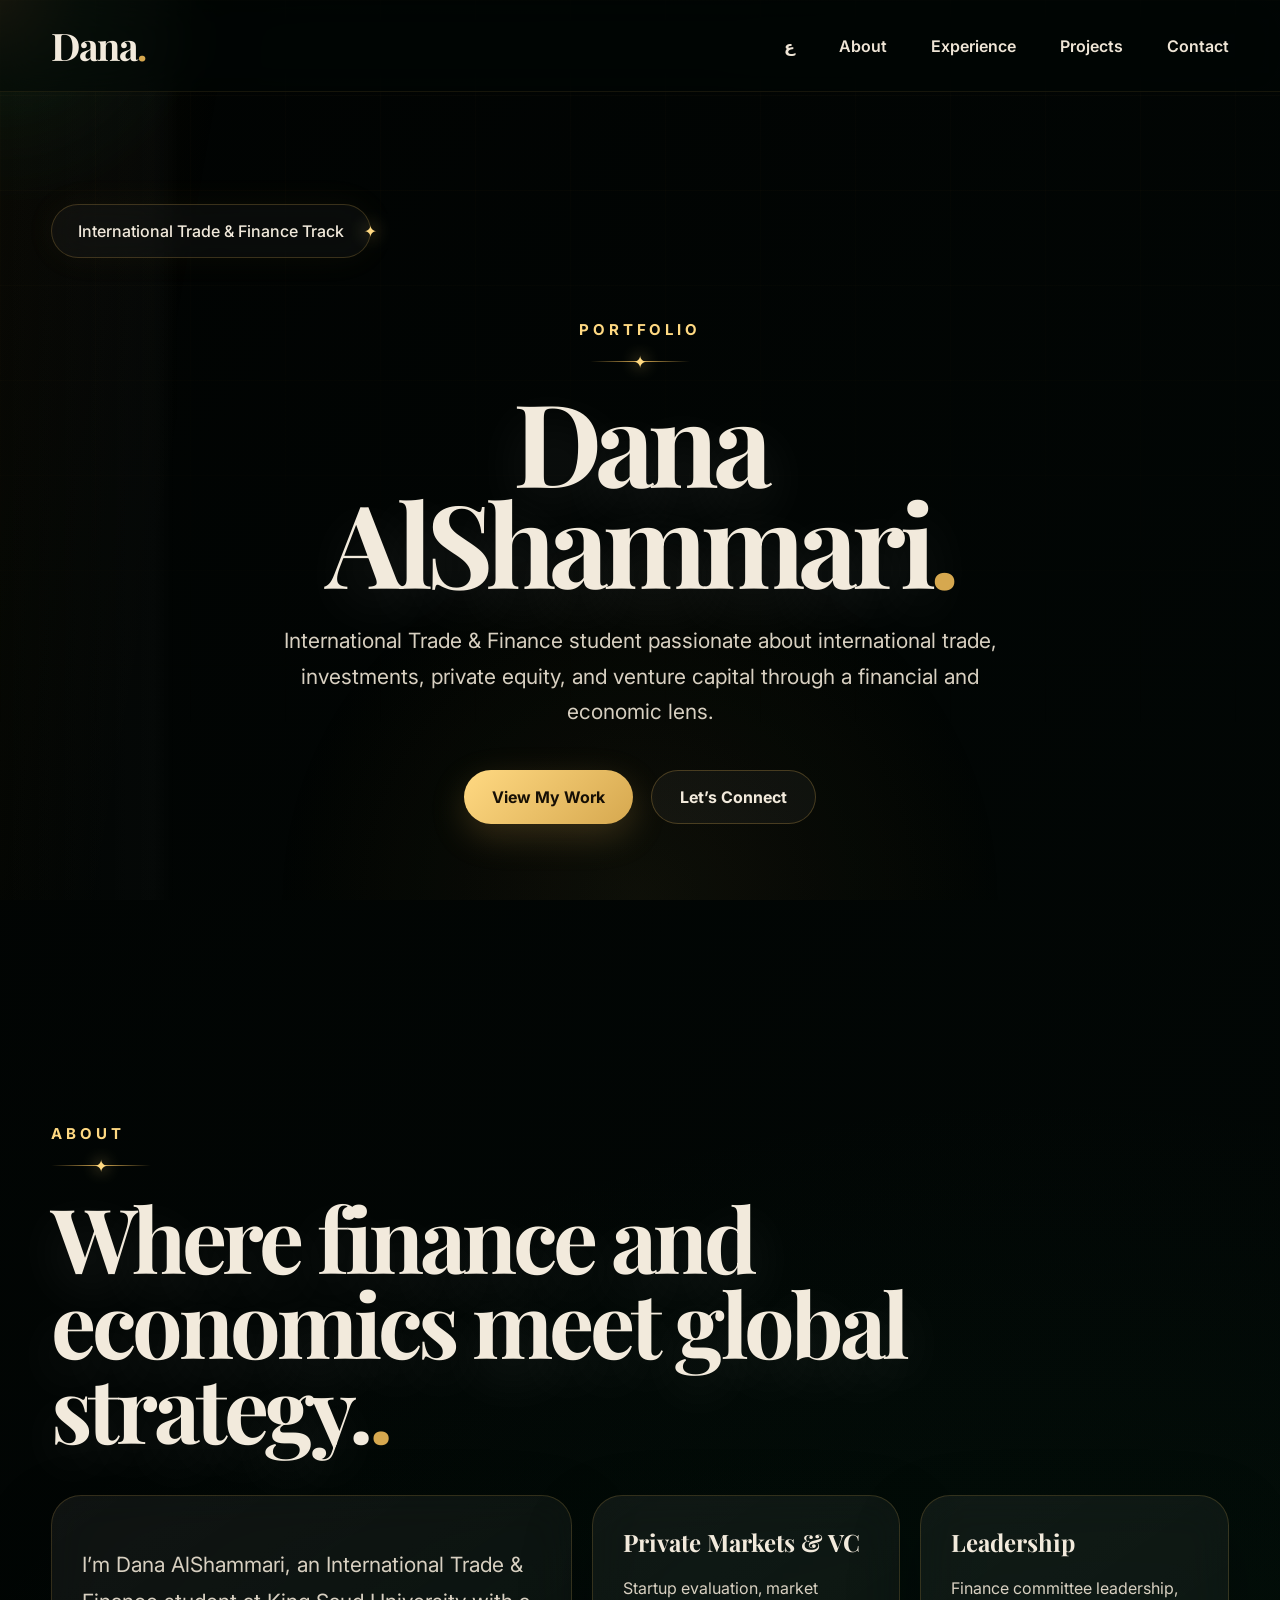
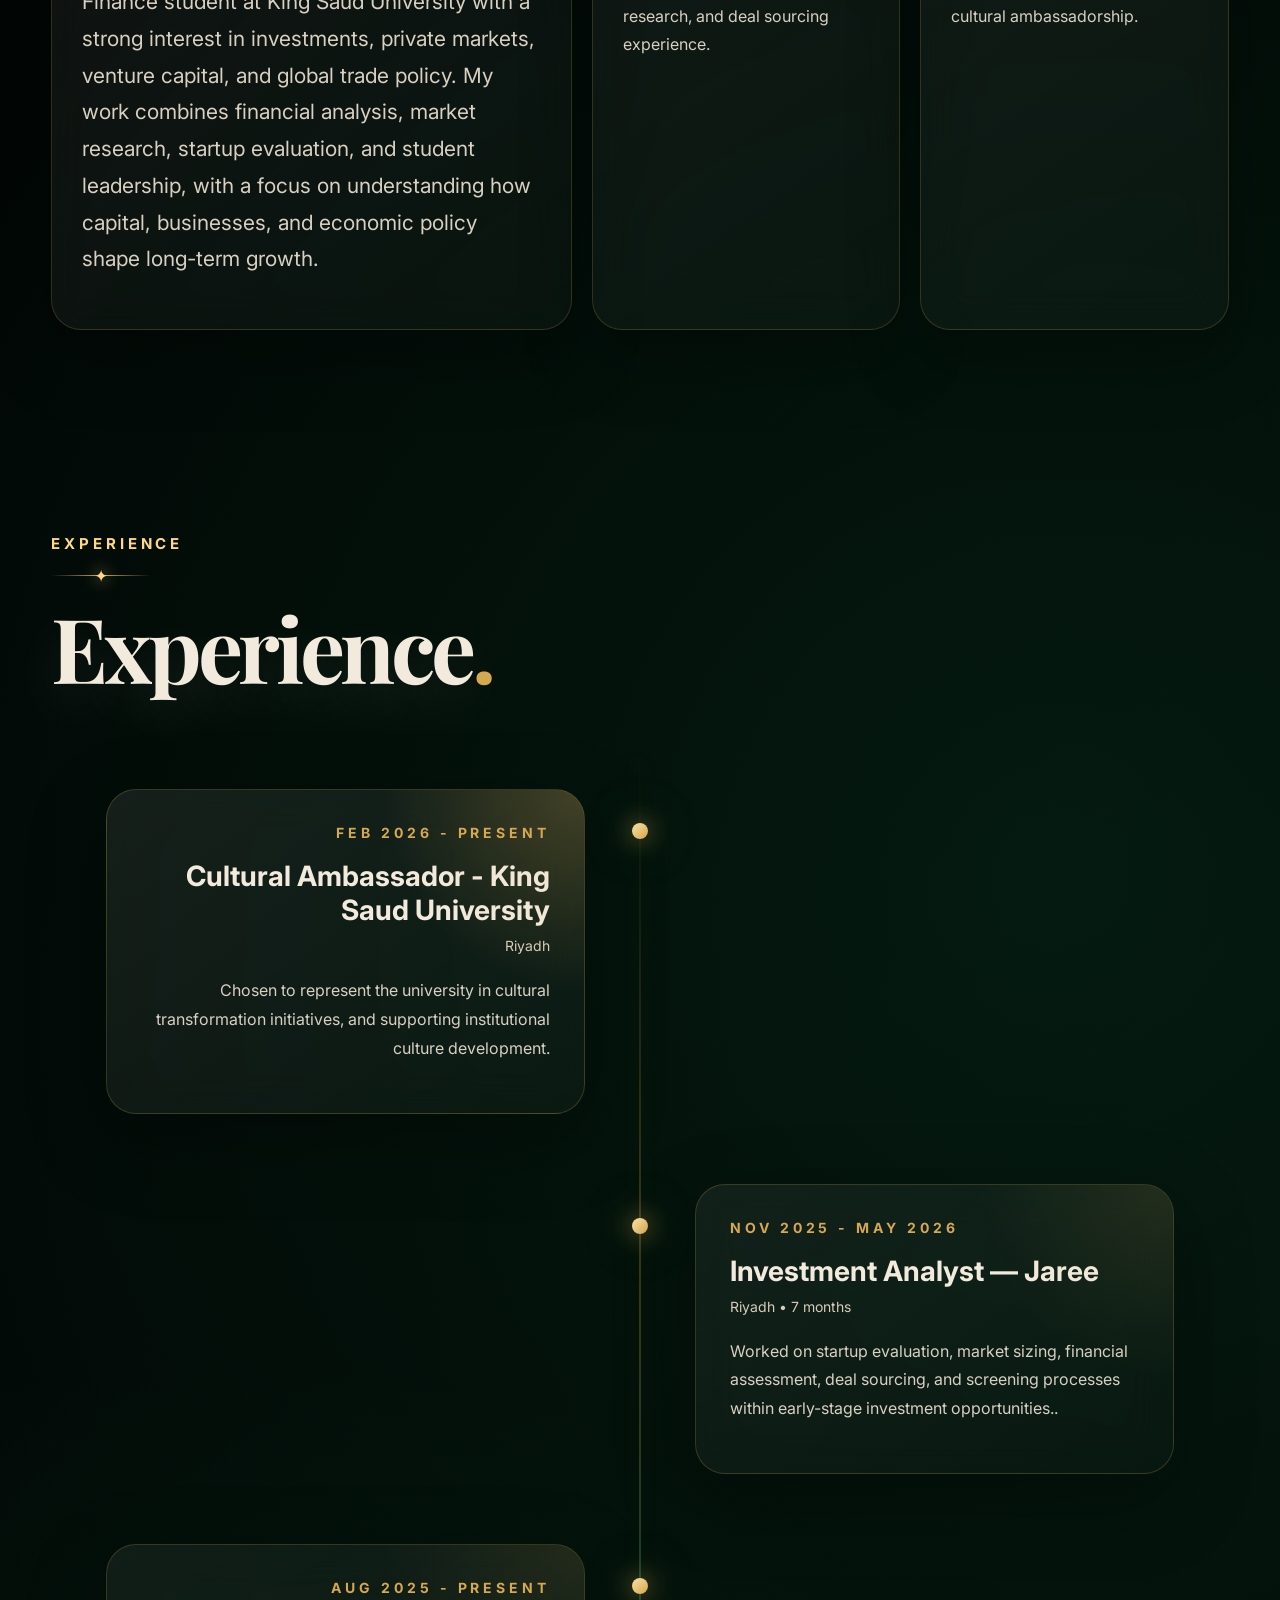
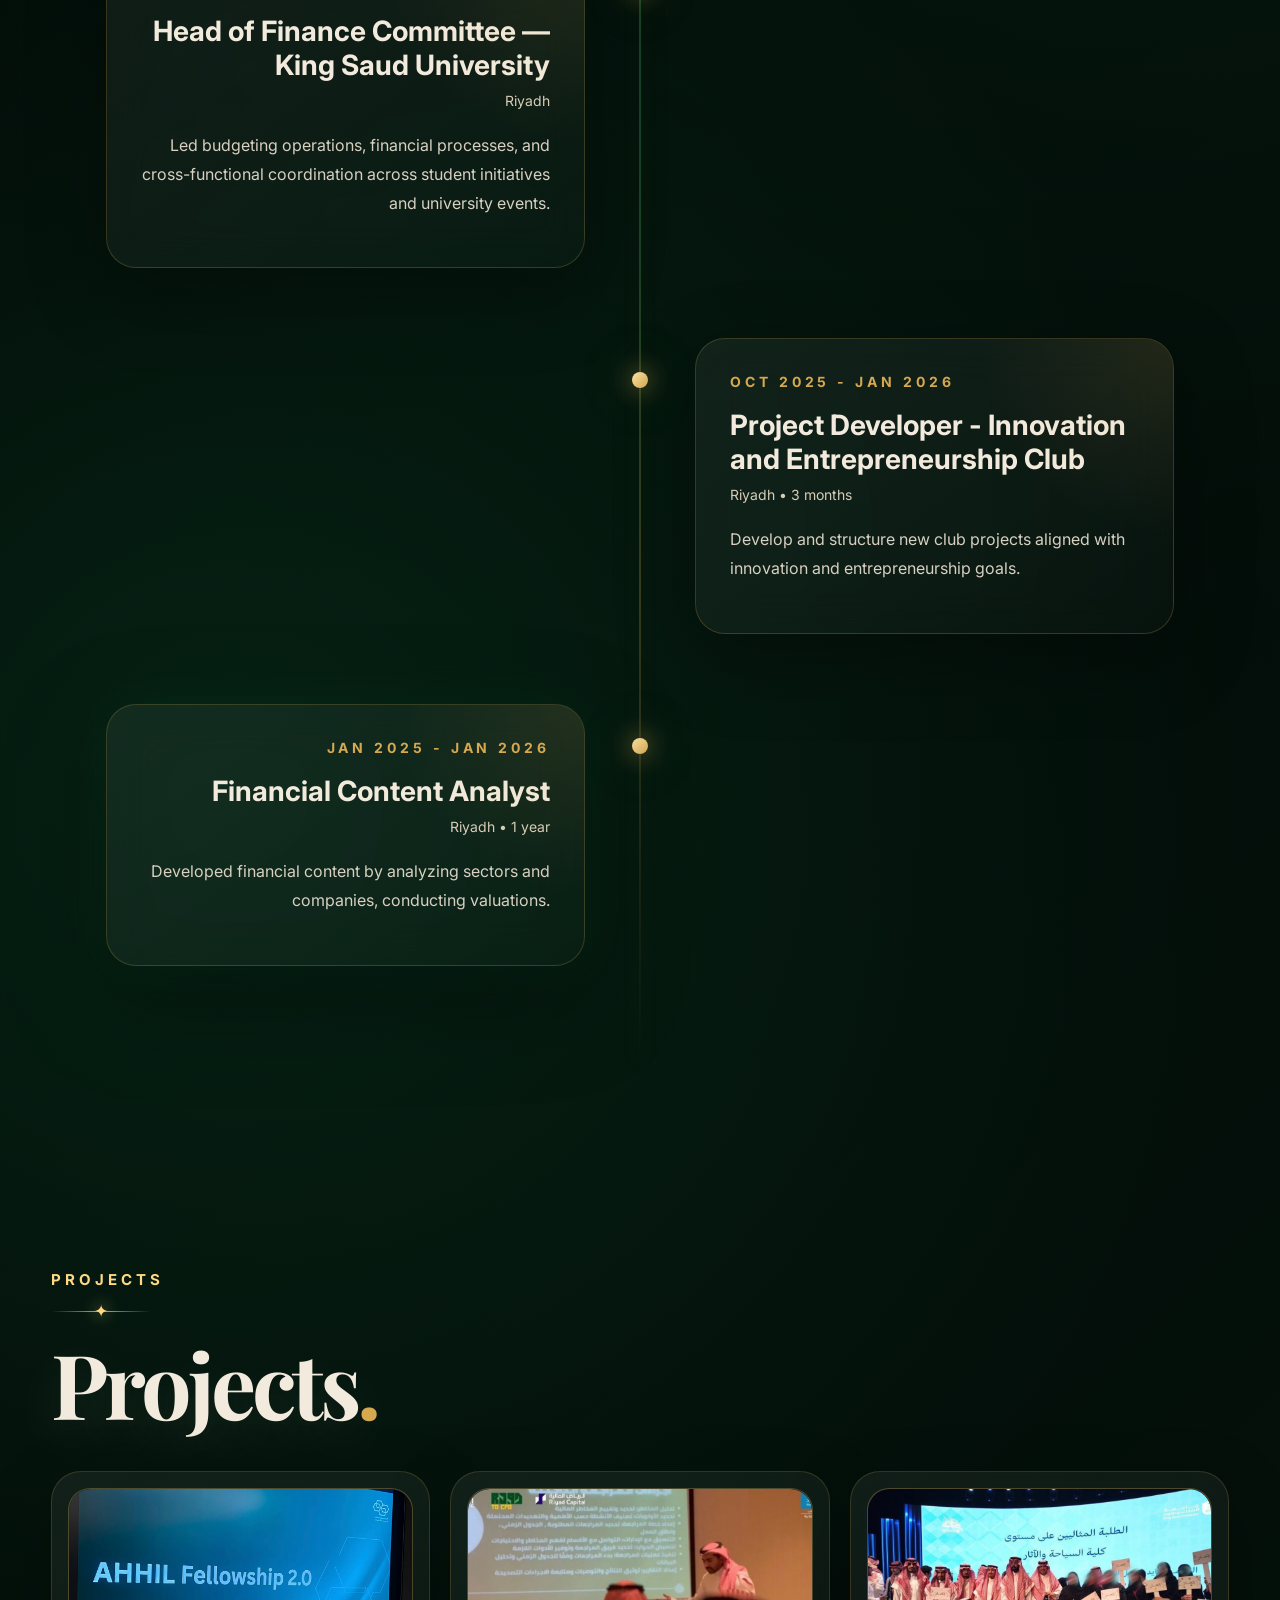
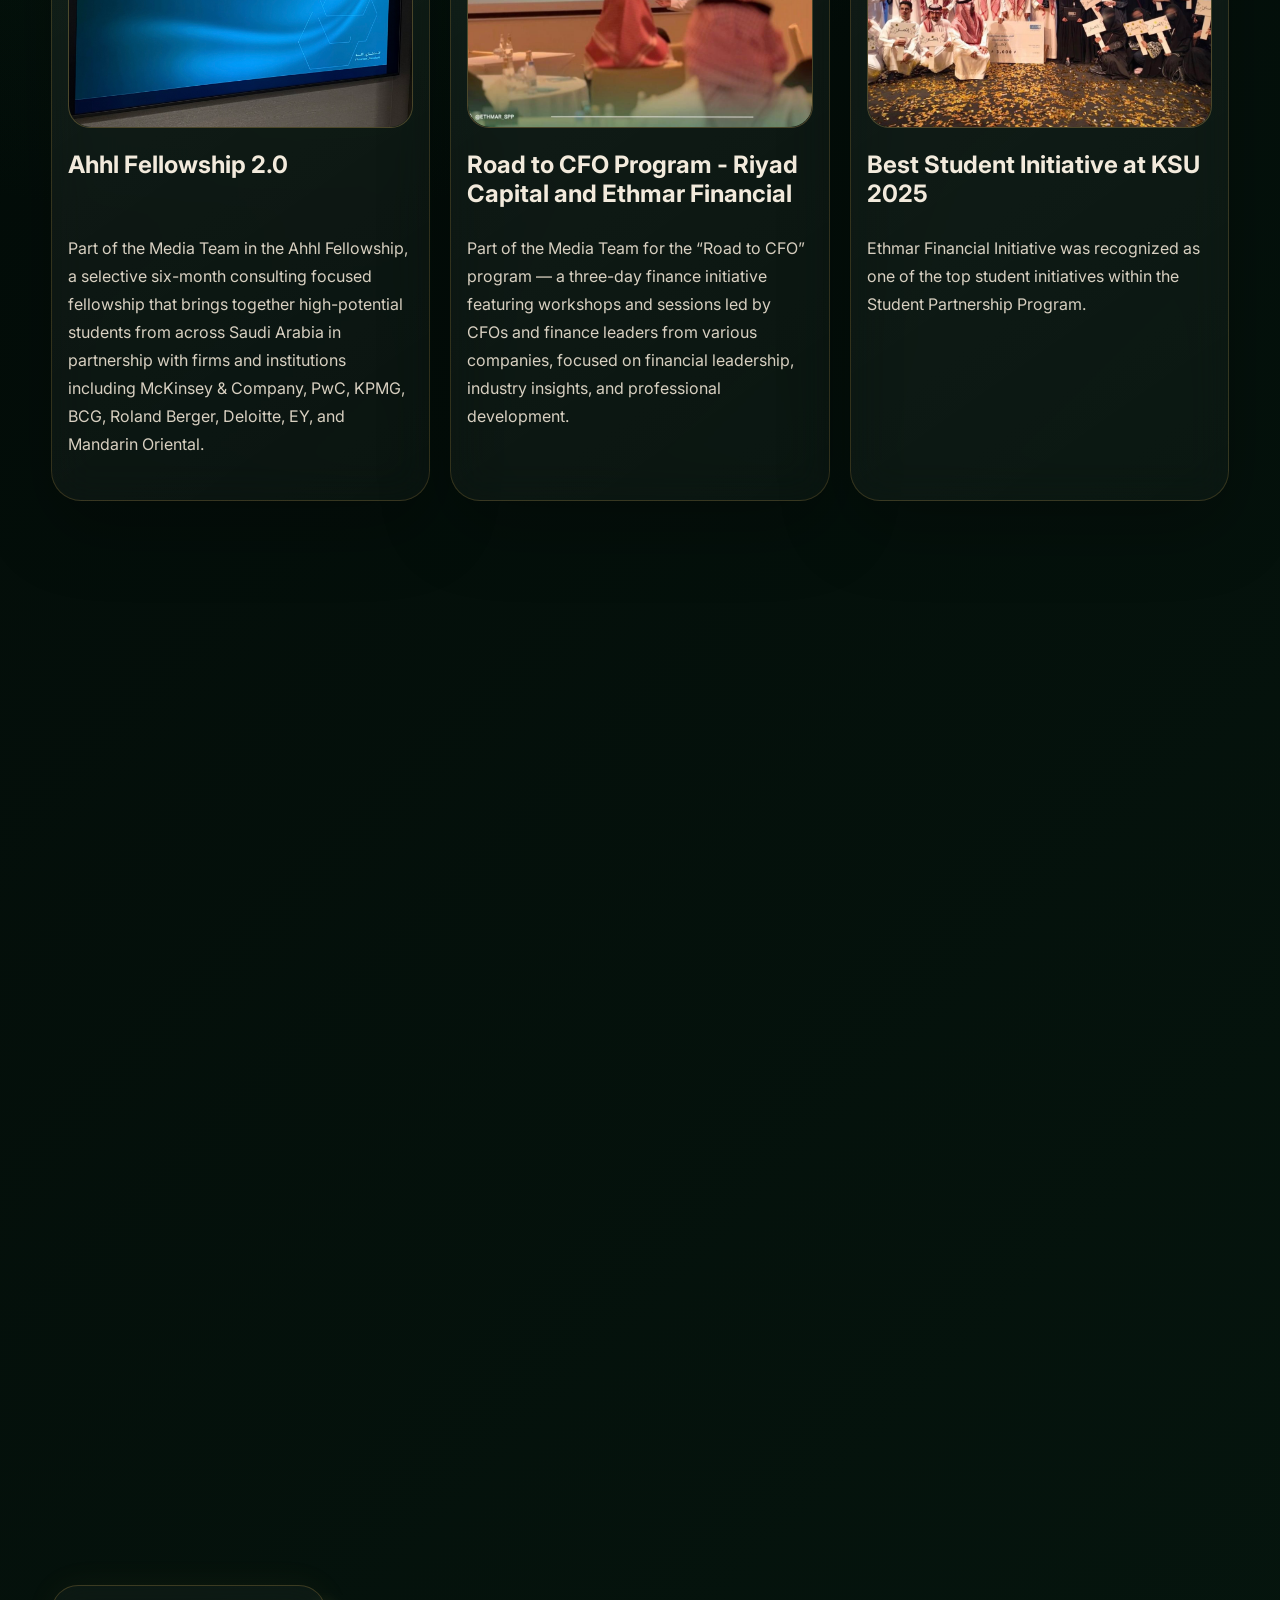
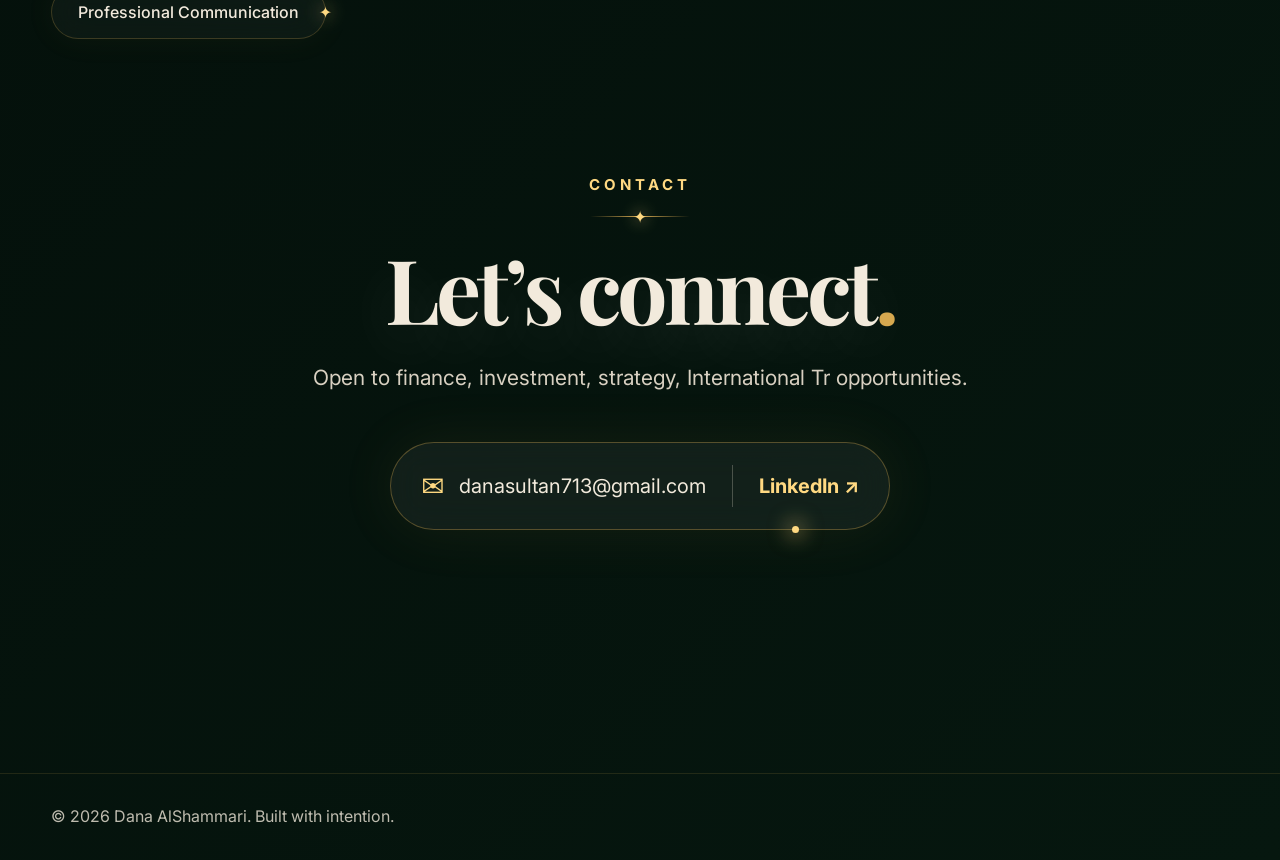
<file: index.html>
<!DOCTYPE html>
<html lang="en">
<head>
  <meta charset="UTF-8" />
  <meta name="viewport" content="width=device-width, initial-scale=1.0" />
  <title>Dana AlShammari | Portfolio</title>
  <link rel="stylesheet" href="style.css" />
</head>
<body>
  <div class="loader">
  <div class="loader-logo">Dana<span>.</span></div>
</div>
  <div class="mouse-light"></div>
  <nav class="nav">
    <a href="#home" class="logo">Dana<span>.</span></a>
    <div class="links">
      <a href="ar.html">ع</a>
      <a href="#about">About</a>
      <a href="#experience">Experience</a>
      <a href="#projects">Projects</a>
      <a href="#contact">Contact</a>
    </div>
  </nav>

  <main>
    <section id="home" class="hero page reveal">
      <div class="floating-pill">International Trade & Finance Track</div>
      <div class="hero-center">
        <div class="kicker">Portfolio</div>
        <div class="ornament"></div>
        <h1>Dana<br>AlShammari<span>.</span></h1>
        <p>
          International Trade & Finance student passionate about international trade, investments, private equity, and venture capital through a financial and economic lens.
        </p>
        <div class="hero-actions">
          <a href="#projects" class="gold-btn">View My Work</a>
          <a href="#contact" class="soft-btn">Let’s Connect</a>
        </div>
      </div>
    </section>

    <section id="about" class="page reveal">
      <div class="section-head">
        <div class="kicker">About</div>
        <div class="ornament"></div>
        <h2>Where finance and economics meet global strategy.<span>.</span></h2>
      </div>

      <div class="about-grid">
        <div class="card large">
          <p>
            I’m Dana AlShammari, an International Trade & Finance student at King Saud University with a strong interest in investments, private markets, venture capital, and global trade policy. My work combines financial analysis, market research, startup evaluation, and student leadership, with a focus on understanding how capital, businesses, and economic policy shape long-term growth.
          </p>
        </div>
        <div class="card stat">
          <h3>Private Markets & VC</h3>
          <p>Startup evaluation, market research, and deal sourcing experience.</p>
        </div>
        <div class="card stat">
          <h3>Leadership</h3>
          <p>Finance committee leadership, cultural ambassadorship.</p>
        </div>
      </div>
    </section>

    
<section id="experience" class="page reveal">
  <div class="section-head">
    <div class="kicker">Experience</div>
    <div class="ornament"></div>
    <h2>Experience<span>.</span></h2>
  </div>

  <div class="lux-timeline">

    <div class="timeline-line"></div>

    <article class="lux-item left">
      <div class="lux-dot"></div>
      <div class="lux-card featured">
        <div class="lux-year">Feb 2026 - Present</div>
        <h3>Cultural Ambassador - King Saud University</h3>
        <small>Riyadh</small>
        <p>
         Chosen to represent the university in cultural transformation initiatives, and supporting institutional culture development.
        </p>
      </div>
    </article>

    <article class="lux-item right">
      <div class="lux-dot"></div>
      <div class="lux-card">
        <div class="lux-year">Nov 2025 - May 2026</div>
        <h3>Investment Analyst — Jaree</h3>
        <small>Riyadh • 7 months</small>

        <p>
         Worked on startup evaluation, market sizing, financial assessment, deal sourcing, and screening processes within early-stage investment opportunities..
        </p>
      </div>
    </article>

    <article class="lux-item left">
      <div class="lux-dot"></div>
      <div class="lux-card">
        <div class="lux-year">Aug 2025 - Present</div>
        <h3>Head of Finance Committee — King Saud University</h3>
        <small>Riyadh</small>

        <p>
          Led budgeting operations, financial processes, and cross-functional coordination across student initiatives and university events.
        </p>
      </div>
    </article>

    <article class="lux-item right">
      <div class="lux-dot"></div>
      <div class="lux-card">
        <div class="lux-year">Oct 2025 - Jan 2026</div>
        <h3>Project Developer - Innovation and Entrepreneurship Club</h3>
        <small>Riyadh • 3 months</small>

        <p>
          Develop and structure new club projects aligned with innovation and entrepreneurship goals.
        </p>
      </div>
    </article>

    <article class="lux-item left">
      <div class="lux-dot"></div>
      <div class="lux-card glow">
        <div class="lux-year">Jan 2025 - Jan 2026</div>
        <h3>Financial Content Analyst</h3>
        <small>Riyadh • 1 year</small>

        <p>
         Developed financial content by analyzing sectors and companies, conducting valuations.
        </p>
      </div>
    </article>

  </div>
</section>


    <section id="projects" class="page reveal">
      <div class="section-head">
        <div class="kicker">Projects</div>
        <div class="ornament"></div>
        <h2>Projects<span>.</span></h2>
      </div>

      <div class="project-grid">
        <article class="project-card">
          <div class="project-image">
           <img src="ahhl 1.jpg" alt="Ahhl Fellowship"> 
          </div>
          <h3>Ahhl Fellowship 2.0</h3>
          <p>Part of the Media Team in the Ahhl Fellowship, a selective six-month consulting focused fellowship that brings together high-potential students from across Saudi Arabia in partnership with firms and institutions including McKinsey & Company, PwC, KPMG, BCG, Roland Berger, Deloitte, EY, and Mandarin Oriental.</p>
        </article>
        <article class="project-card">
          <div class="project-image">
            <img src="road 1.jpg" alt="Road to CFO Program">
          </div>
          <h3>Road to CFO Program - Riyad Capital and Ethmar Financial</h3>
          <p>Part of the Media Team for the “Road to CFO” program — a three-day finance initiative featuring workshops and sessions led by CFOs and finance leaders from various companies, focused on financial leadership, industry insights, and professional development.</p>
        </article>
        <article class="project-card">
          <div class="project-image">
            <img src="best.jpg" alt="/Best Student Initiative at KSU 2025">
          </div>
          <h3>Best Student Initiative at KSU 2025</h3>
          <p>Ethmar Financial Initiative was recognized as one of the top student initiatives within the Student Partnership Program.</p>
        </article>
      </div>
    </section>

    <section id="skills" class="page reveal">
      <div class="section-head">
        <div class="kicker">Skills</div>
        <div class="ornament"></div>
        <h2>Core strengths<span>.</span></h2>
      </div>
      <div class="skills">
        <span>Financial Analysis</span>
        <span>Valuation & Reporting</span>
        <span>Equity Research</span>
        <span>Deal Sourcing</span>
        <span>PE & VC Basics</span>
        <span>Market Research</span>
        <span>Excel & PowerBi</span>
        <span>Economic Analysis</span>
        <span>Graphic Design</span>
        <span>Business Development</span>
      </div>
    </section>

    <section id="contact" class="contact page reveal">
      <div class="floating-pill">Professional Communication</div>
      <div class="contact-center">
        <div class="kicker">Contact</div>
        <div class="ornament"></div>
        <h2>Let’s connect<span>.</span></h2>
        <p>Open to finance, investment, strategy, International Tr opportunities.</p>

        <div class="contact-box">
          <a href="mailto:danasultan713@gmail.com" class="email">
            <span class="icon">✉</span>
            <span>danasultan713@gmail.com</span>
          </a>
          <span class="divider"></span>
          <a href="#" class="linkedin">LinkedIn ↗</a>
        </div>
      </div>
    </section>
  </main>

  <footer>
    © 2026 Dana AlShammari. Built with intention.
  </footer>

  <script src="script.js"></script>
</body>
</html>
</file>
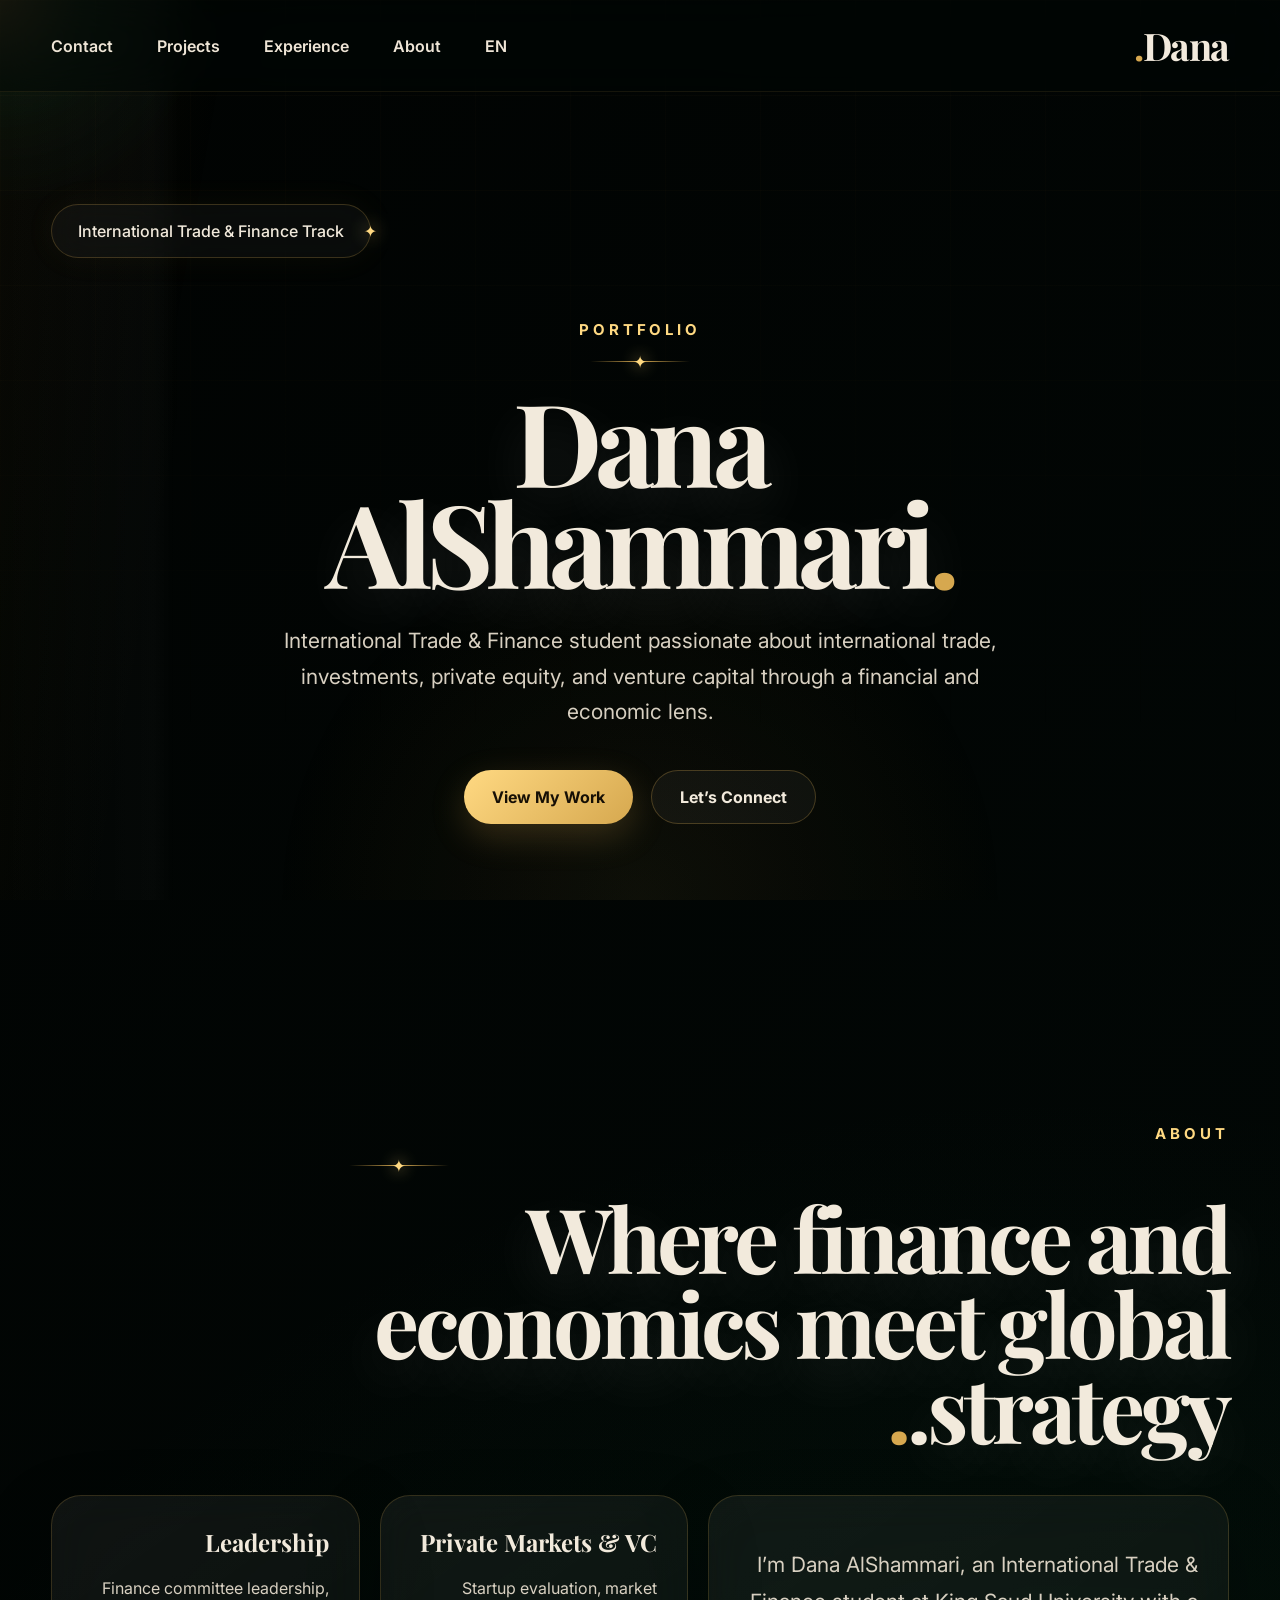
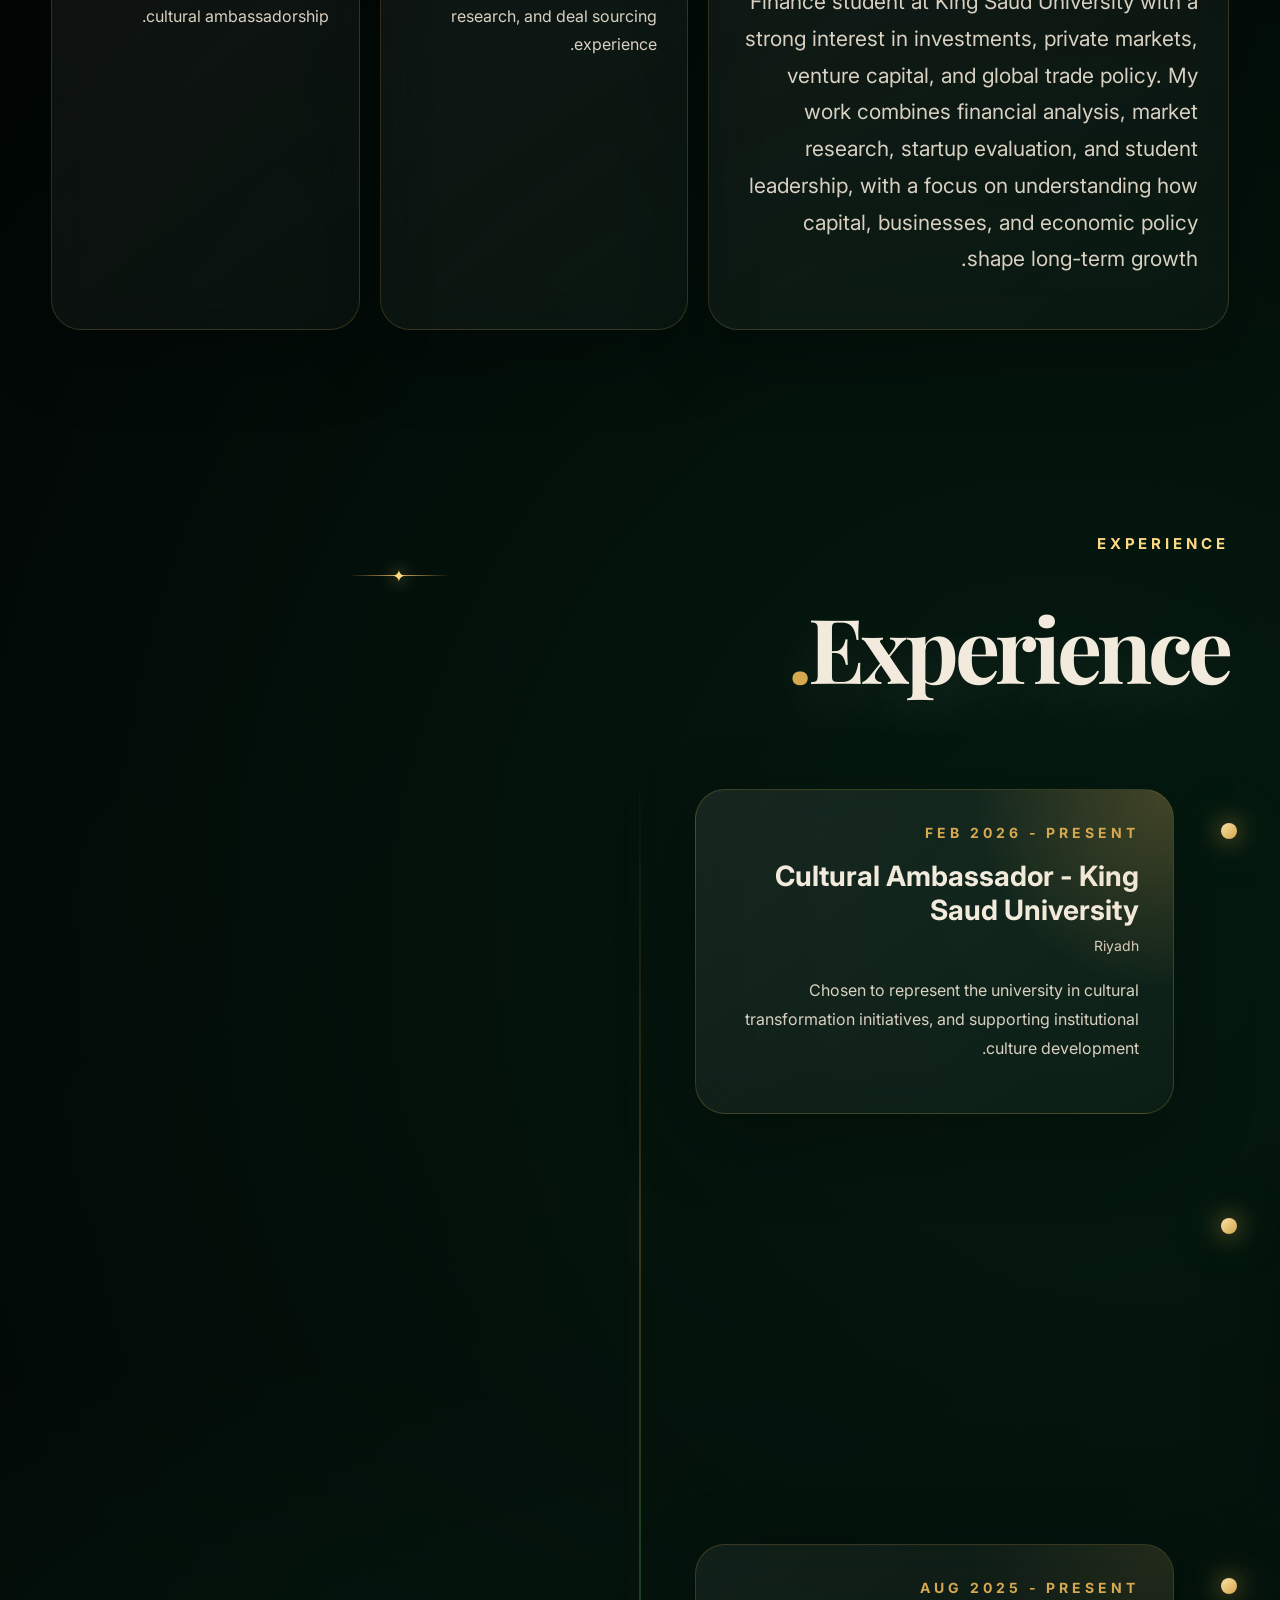
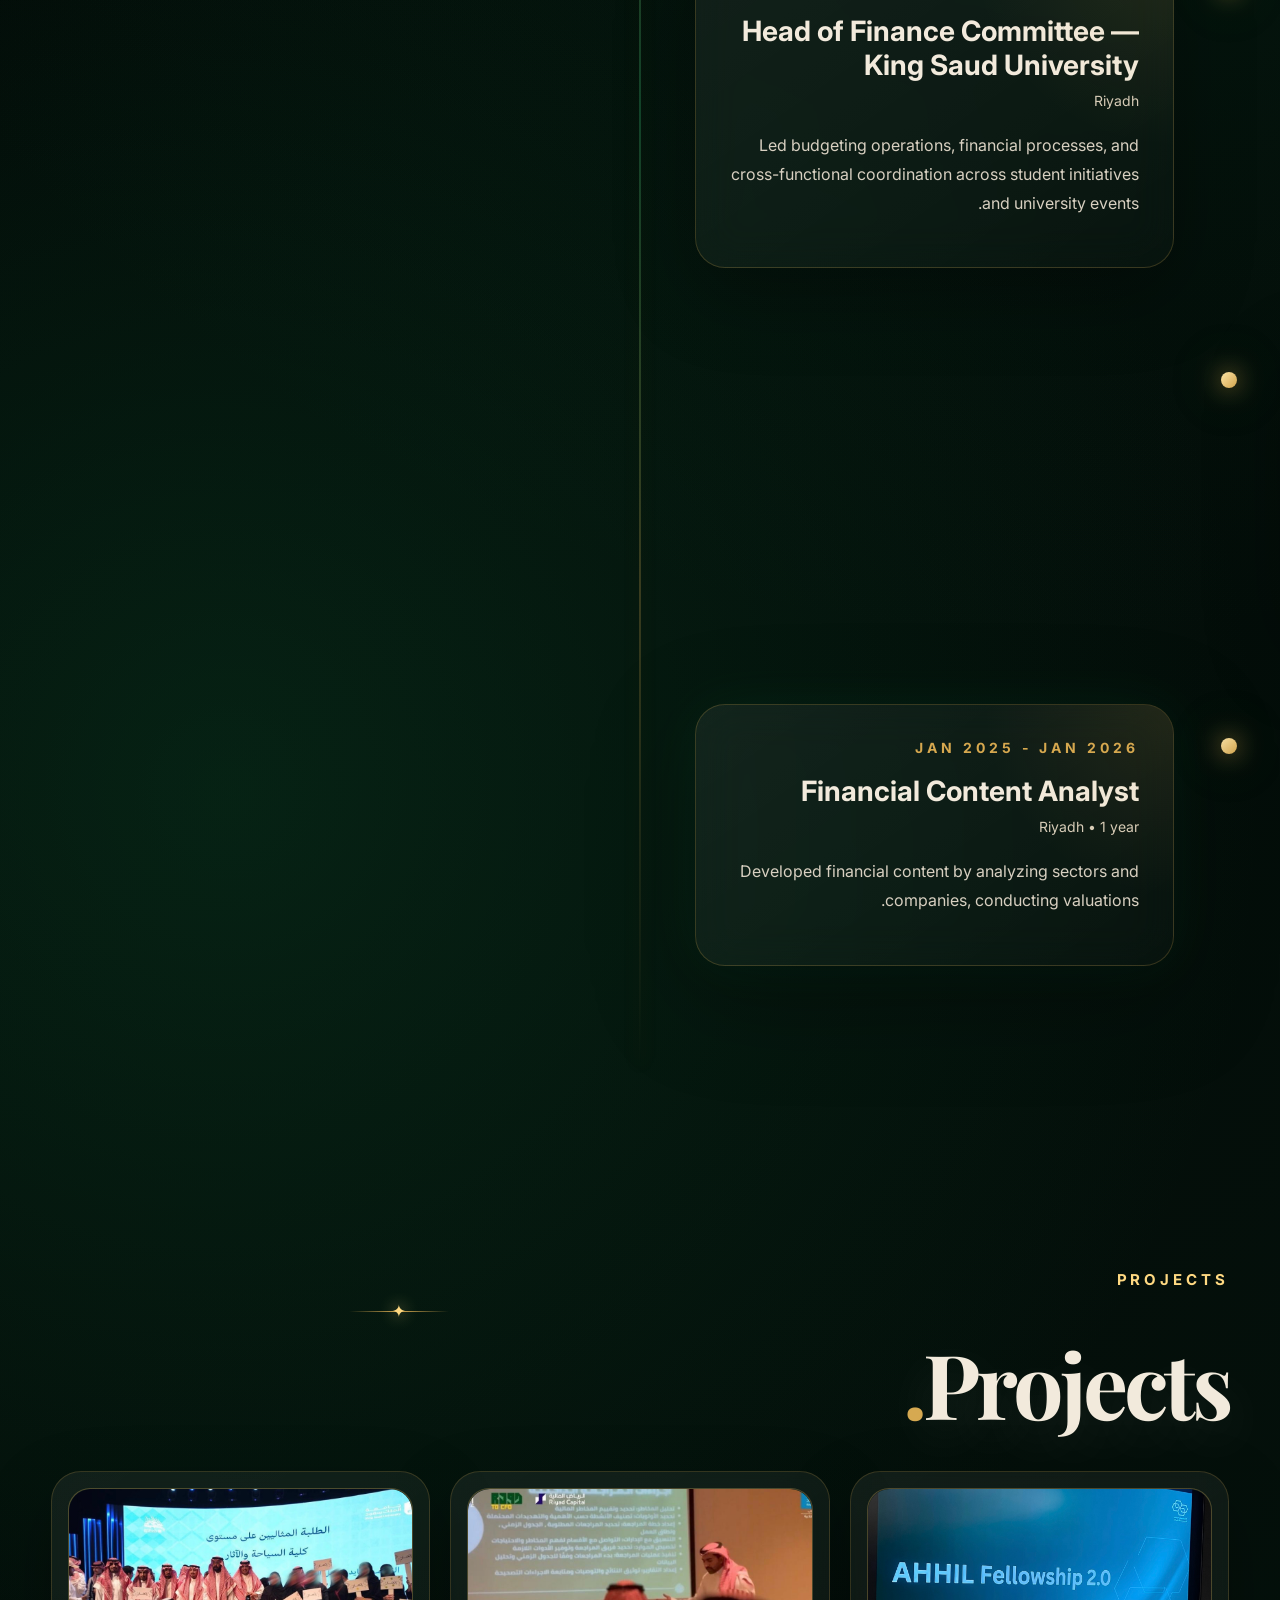
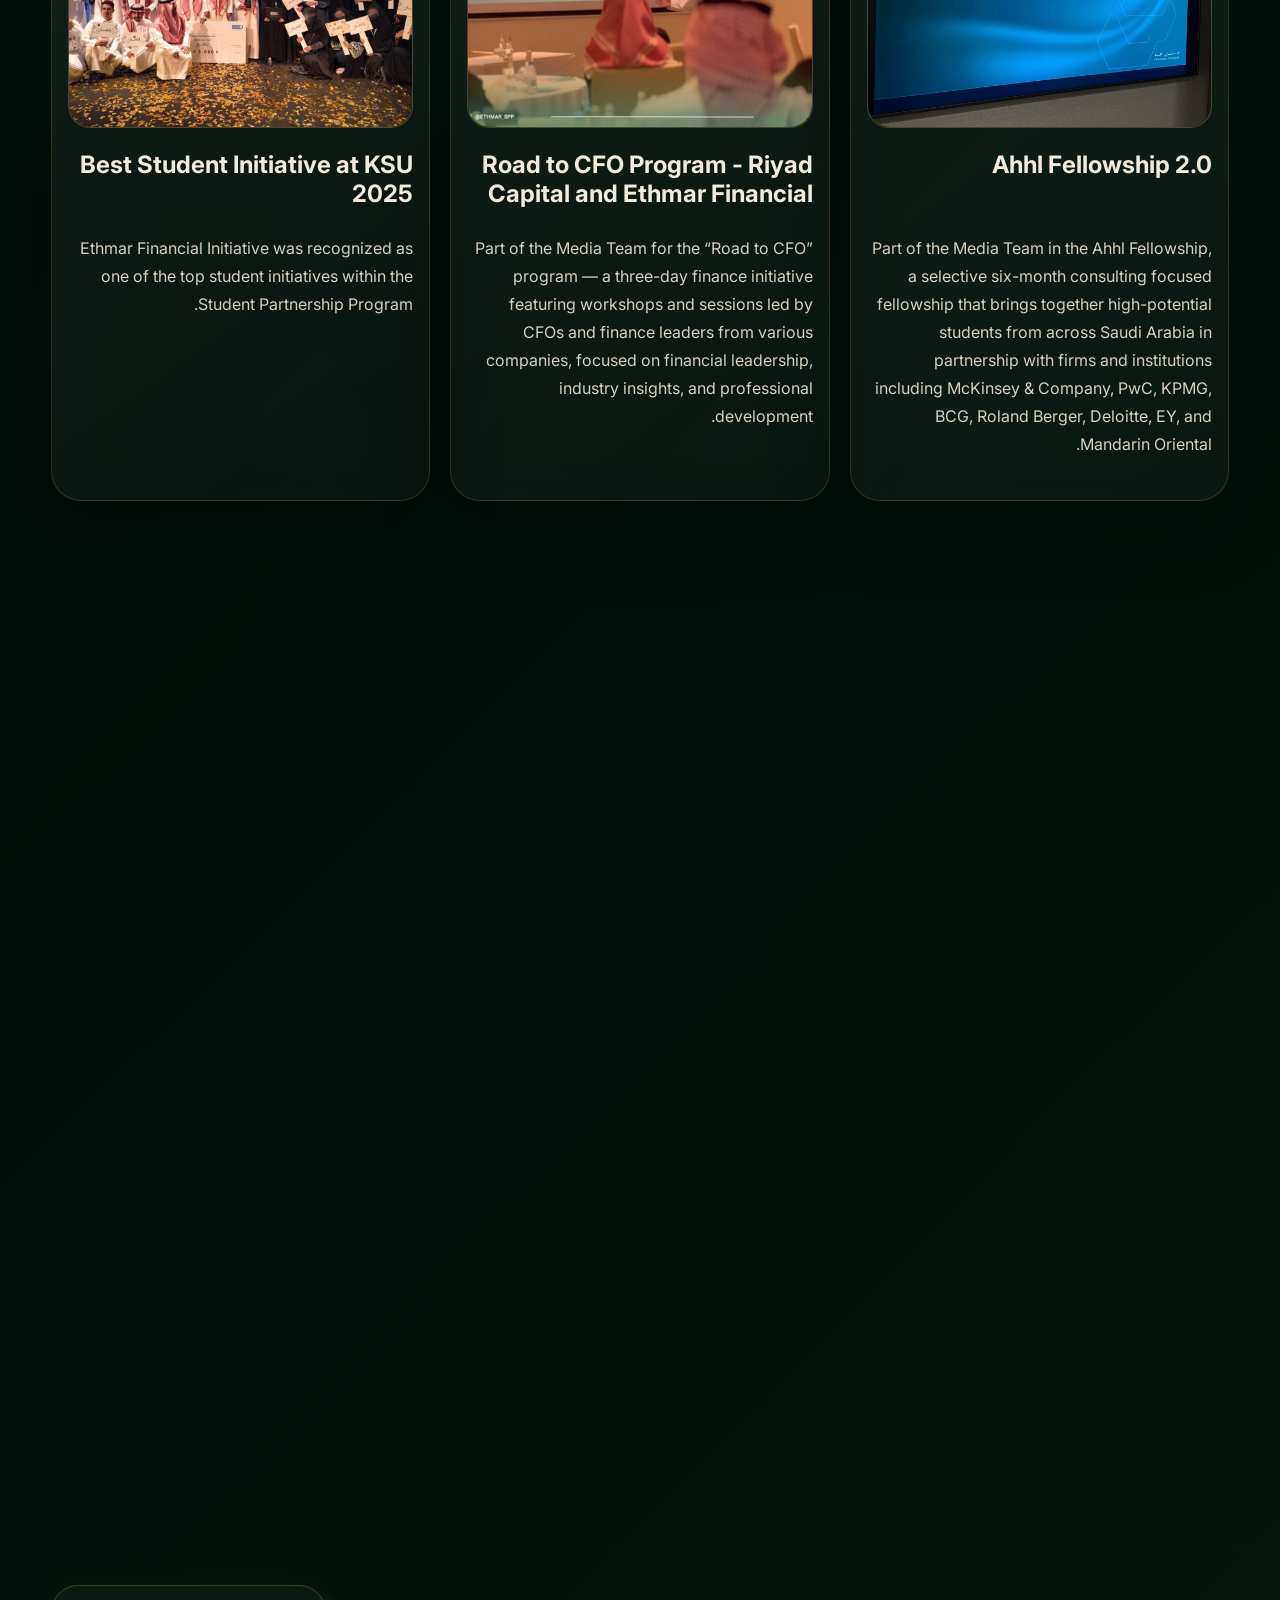
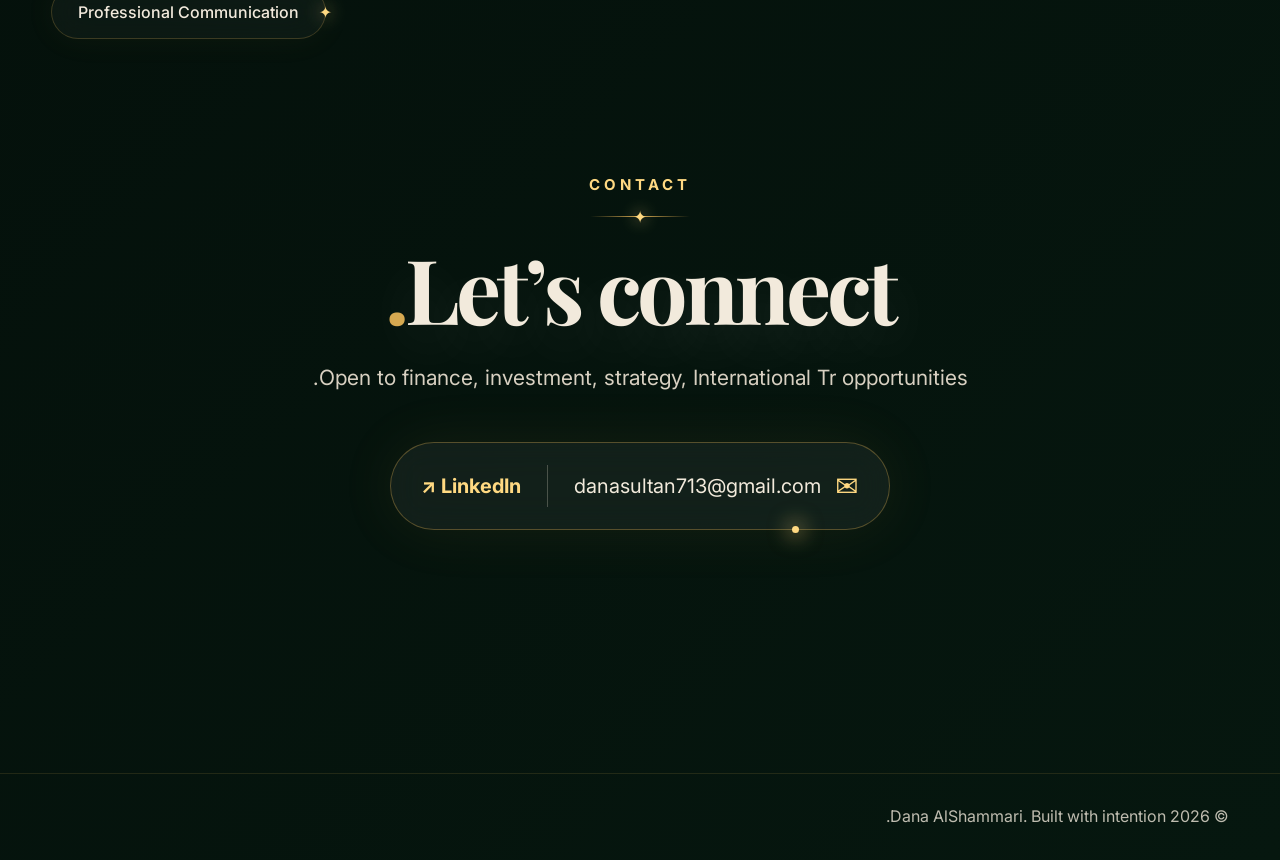
<file: ar.html>
<!DOCTYPE html>
<html lang="ar" dir="rtl"></html>
<head>
  <meta charset="UTF-8" />
  <meta name="viewport" content="width=device-width, initial-scale=1.0" />
  <title>Dana AlShammari | Portfolio</title>
  <link rel="stylesheet" href="style.css" />
</head>
<body>
  <div class="loader">
  <div class="loader-logo">Dana<span>.</span></div>
</div>
  <div class="mouse-light"></div>
  <nav class="nav">
    <a href="#home" class="logo">Dana<span>.</span></a>
    <div class="links">
      <a href="index.html">EN</a>
      <a href="#about">About</a>
      <a href="#experience">Experience</a>
      <a href="#projects">Projects</a>
      <a href="#contact">Contact</a>
    </div>
  </nav>

  <main>
    <section id="home" class="hero page reveal">
      <div class="floating-pill">International Trade & Finance Track</div>
      <div class="hero-center">
        <div class="kicker">Portfolio</div>
        <div class="ornament"></div>
        <h1>Dana<br>AlShammari<span>.</span></h1>
        <p>
          International Trade & Finance student passionate about international trade, investments, private equity, and venture capital through a financial and economic lens.
        </p>
        <div class="hero-actions">
          <a href="#projects" class="gold-btn">View My Work</a>
          <a href="#contact" class="soft-btn">Let’s Connect</a>
        </div>
      </div>
    </section>

    <section id="about" class="page reveal">
      <div class="section-head">
        <div class="kicker">About</div>
        <div class="ornament"></div>
        <h2>Where finance and economics meet global strategy.<span>.</span></h2>
      </div>

      <div class="about-grid">
        <div class="card large">
          <p>
            I’m Dana AlShammari, an International Trade & Finance student at King Saud University with a strong interest in investments, private markets, venture capital, and global trade policy. My work combines financial analysis, market research, startup evaluation, and student leadership, with a focus on understanding how capital, businesses, and economic policy shape long-term growth.
          </p>
        </div>
        <div class="card stat">
          <h3>Private Markets & VC</h3>
          <p>Startup evaluation, market research, and deal sourcing experience.</p>
        </div>
        <div class="card stat">
          <h3>Leadership</h3>
          <p>Finance committee leadership, cultural ambassadorship.</p>
        </div>
      </div>
    </section>

    
<section id="experience" class="page reveal">
  <div class="section-head">
    <div class="kicker">Experience</div>
    <div class="ornament"></div>
    <h2>Experience<span>.</span></h2>
  </div>

  <div class="lux-timeline">

    <div class="timeline-line"></div>

    <article class="lux-item left">
      <div class="lux-dot"></div>
      <div class="lux-card featured">
        <div class="lux-year">Feb 2026 - Present</div>
        <h3>Cultural Ambassador - King Saud University</h3>
        <small>Riyadh</small>
        <p>
         Chosen to represent the university in cultural transformation initiatives, and supporting institutional culture development.
        </p>
      </div>
    </article>

    <article class="lux-item right">
      <div class="lux-dot"></div>
      <div class="lux-card">
        <div class="lux-year">Nov 2025 - May 2026</div>
        <h3>Investment Analyst — Jaree</h3>
        <small>Riyadh • 7 months</small>

        <p>
         Worked on startup evaluation, market sizing, financial assessment, deal sourcing, and screening processes within early-stage investment opportunities..
        </p>
      </div>
    </article>

    <article class="lux-item left">
      <div class="lux-dot"></div>
      <div class="lux-card">
        <div class="lux-year">Aug 2025 - Present</div>
        <h3>Head of Finance Committee — King Saud University</h3>
        <small>Riyadh</small>

        <p>
          Led budgeting operations, financial processes, and cross-functional coordination across student initiatives and university events.
        </p>
      </div>
    </article>

    <article class="lux-item right">
      <div class="lux-dot"></div>
      <div class="lux-card">
        <div class="lux-year">Oct 2025 - Jan 2026</div>
        <h3>Project Developer - Innovation and Entrepreneurship Club</h3>
        <small>Riyadh • 3 months</small>

        <p>
          Develop and structure new club projects aligned with innovation and entrepreneurship goals.
        </p>
      </div>
    </article>

    <article class="lux-item left">
      <div class="lux-dot"></div>
      <div class="lux-card glow">
        <div class="lux-year">Jan 2025 - Jan 2026</div>
        <h3>Financial Content Analyst</h3>
        <small>Riyadh • 1 year</small>

        <p>
         Developed financial content by analyzing sectors and companies, conducting valuations.
        </p>
      </div>
    </article>

  </div>
</section>


    <section id="projects" class="page reveal">
      <div class="section-head">
        <div class="kicker">Projects</div>
        <div class="ornament"></div>
        <h2>Projects<span>.</span></h2>
      </div>

      <div class="project-grid">
        <article class="project-card">
          <div class="project-image">
           <img src="ahhl 1.jpg" alt="Ahhl Fellowship"> 
          </div>
          <h3>Ahhl Fellowship 2.0</h3>
          <p>Part of the Media Team in the Ahhl Fellowship, a selective six-month consulting focused fellowship that brings together high-potential students from across Saudi Arabia in partnership with firms and institutions including McKinsey & Company, PwC, KPMG, BCG, Roland Berger, Deloitte, EY, and Mandarin Oriental.</p>
        </article>
        <article class="project-card">
          <div class="project-image">
            <img src="road 1.jpg" alt="Road to CFO Program">
          </div>
          <h3>Road to CFO Program - Riyad Capital and Ethmar Financial</h3>
          <p>Part of the Media Team for the “Road to CFO” program — a three-day finance initiative featuring workshops and sessions led by CFOs and finance leaders from various companies, focused on financial leadership, industry insights, and professional development.</p>
        </article>
        <article class="project-card">
          <div class="project-image">
            <img src="best.jpg" alt="/Best Student Initiative at KSU 2025">
          </div>
          <h3>Best Student Initiative at KSU 2025</h3>
          <p>Ethmar Financial Initiative was recognized as one of the top student initiatives within the Student Partnership Program.</p>
        </article>
      </div>
    </section>

    <section id="skills" class="page reveal">
      <div class="section-head">
        <div class="kicker">Skills</div>
        <div class="ornament"></div>
        <h2>Core strengths<span>.</span></h2>
      </div>
      <div class="skills">
        <span>Financial Analysis</span>
        <span>Valuation & Reporting</span>
        <span>Equity Research</span>
        <span>Deal Sourcing</span>
        <span>PE & VC Basics</span>
        <span>Market Research</span>
        <span>Excel & PowerBi</span>
        <span>Economic Analysis</span>
        <span>Graphic Design</span>
        <span>Business Development</span>
      </div>
    </section>

    <section id="contact" class="contact page reveal">
      <div class="floating-pill">Professional Communication</div>
      <div class="contact-center">
        <div class="kicker">Contact</div>
        <div class="ornament"></div>
        <h2>Let’s connect<span>.</span></h2>
        <p>Open to finance, investment, strategy, International Tr opportunities.</p>

        <div class="contact-box">
          <a href="mailto:danasultan713@gmail.com" class="email">
            <span class="icon">✉</span>
            <span>danasultan713@gmail.com</span>
          </a>
          <span class="divider"></span>
          <a href="#" class="linkedin">LinkedIn ↗</a>
        </div>
      </div>
    </section>
  </main>

  <footer>
    © 2026 Dana AlShammari. Built with intention.
  </footer>

  <script src="script.js"></script>
</body>
</html>
</file>
<file: style.css>
@import url('https://fonts.googleapis.com/css2?family=Inter:wght@400;500;600;700;800&family=Playfair+Display:wght@600;700&display=swap');

:root{
  --black:#020604;
  --deep:#03100b;
  --forest:#05180f;
  --forest2:#071f15;
  --cream:#f2eadc;
  --soft:#d8d0c1;
  --gold:#d6a84f;
  --gold2:#ffd982;
  --line:rgba(214,168,79,.28);
  --glass:rgba(255,255,255,.045);
}

*{box-sizing:border-box}

html{scroll-behavior:smooth}

body{
  margin:0;
  min-height:100vh;
  font-family:Inter,system-ui,sans-serif;
  color:var(--cream);
  background:
    radial-gradient(circle at 18% 55%, rgba(14,88,49,.30), transparent 25%),
    radial-gradient(circle at 82% 34%, rgba(14,88,49,.22), transparent 28%),
    linear-gradient(135deg,#010302 0%,#020806 38%,#06170f 100%);
  overflow-x:hidden;
}

body::before{
  content:"";
  position:fixed;
  inset:0;
  pointer-events:none;
  background:
    linear-gradient(90deg, transparent 0%, rgba(255,255,255,.025) 12%, transparent 14%),
    linear-gradient(100deg, transparent 0%, rgba(214,168,79,.06) 1px, transparent 18%),
    radial-gradient(circle at 50% 100%, rgba(214,168,79,.08), transparent 35%);
  opacity:.85;
  z-index:-2;
}

body::after{
  content:"";
  position:fixed;
  inset:0;
  pointer-events:none;
  background-image:
    linear-gradient(rgba(214,168,79,.035) 1px, transparent 1px),
    linear-gradient(90deg, rgba(214,168,79,.025) 1px, transparent 1px);
  background-size:95px 95px;
  mask-image:linear-gradient(to bottom, rgba(0,0,0,.95), transparent 88%);
  z-index:-1;
}

a{color:inherit;text-decoration:none}

.nav{
  position:fixed;
  top:0;
  left:0;
  right:0;
  z-index:50;
  height:92px;
  display:flex;
  justify-content:space-between;
  align-items:center;
  padding:0 3.2rem;
  background:rgba(1,6,4,.50);
  backdrop-filter:blur(20px);
  border-bottom:1px solid rgba(214,168,79,.10);
}

.logo{
  font-family:'Playfair Display',serif;
  font-size:38px;
  font-weight:700;
  letter-spacing:-.04em;
  color:var(--cream);
}

.logo span,
h1 span,
h2 span{
  color:var(--gold);
}

.links{
  display:flex;
  gap:44px;
  align-items:center;
}

.links a{
  font-weight:600;
  color:#eee5d6;
  transition:.25s ease;
  position:relative;
}

.links a:hover{
  color:var(--gold2);
}

.links a::after{
  content:"";
  position:absolute;
  height:1px;
  left:0;
  right:0;
  bottom:-34px;
  background:linear-gradient(90deg, transparent, var(--gold), transparent);
  transform:scaleX(0);
  transition:.3s ease;
}

.links a:hover::after{
  transform:scaleX(1);
}

.page{
  min-height:100vh;
  width:min(1200px,92vw);
  margin:0 auto;
  padding:132px 0 72px;
  position:relative;
}

.hero,
.contact{
  display:flex;
  align-items:center;
  justify-content:center;
}

.floating-pill{
  position:absolute;
  top:112px;
  left:0;
  border:1px solid rgba(214,168,79,.24);
  background:rgba(255,255,255,.035);
  backdrop-filter:blur(18px);
  border-radius:999px;
  padding:16px 26px;
  color:var(--cream);
  font-weight:500;
  box-shadow:0 0 35px rgba(214,168,79,.05);
}

.floating-pill::after{
  content:"✦";
  color:var(--gold2);
  position:absolute;
  right:-7px;
  top:50%;
  transform:translateY(-50%);
  text-shadow:0 0 18px var(--gold2);
}

.hero-center,
.contact-center{
  max-width:820px;
  text-align:center;
  margin:auto;
}

.kicker{
  text-transform:uppercase;
  letter-spacing:.26em;
  color:var(--gold2);
  font-size:15px;
  font-weight:700;
}

.ornament{
  width:100px;
  height:1px;
  background:linear-gradient(90deg, transparent, var(--gold), transparent);
  margin:22px auto 28px;
  position:relative;
}

.ornament::after{
  content:"✦";
  position:absolute;
  left:50%;
  top:50%;
  transform:translate(-50%,-50%);
  color:var(--gold2);
  font-size:17px;
  text-shadow:0 0 16px var(--gold2);
}

h1,
h2{
  font-family:'Playfair Display',serif;
  font-weight:700;
  color:var(--cream);
  text-shadow:0 18px 55px rgba(255,255,255,.12);
}

h1{
  font-size:clamp(70px,9vw,128px);
  line-height:.88;
  margin:0;
  letter-spacing:-.055em;
}

h2{
  font-size:clamp(54px,7vw,96px);
  line-height:.95;
  margin:0;
  letter-spacing:-.045em;
}

.hero-center p,
.contact-center p{
  max-width:720px;
  margin:30px auto 0;
  color:var(--soft);
  font-size:21px;
  line-height:1.7;
}

.hero-actions{
  display:flex;
  justify-content:center;
  gap:18px;
  margin-top:40px;
  flex-wrap:wrap;
}

.gold-btn,
.soft-btn{
  min-height:54px;
  display:inline-flex;
  align-items:center;
  justify-content:center;
  padding:0 28px;
  border-radius:999px;
  font-weight:700;
  transition:.35s ease;
}

.gold-btn{
  background:linear-gradient(135deg,var(--gold2),var(--gold));
  color:#160f05;
  box-shadow:0 12px 35px rgba(214,168,79,.22);
}

.soft-btn{
  border:1px solid var(--line);
  color:var(--cream);
  background:rgba(255,255,255,.04);
}

.gold-btn:hover,
.soft-btn:hover{
  transform:translateY(-4px);
}

.section-head{
  max-width:880px;
  margin-bottom:46px;
}

.section-head .ornament{
  margin-left:0;
}

.section-head .ornament::after{
  left:50%;
}

.about-grid{
  display:grid;
  grid-template-columns:1.35fr .8fr .8fr;
  gap:20px;
}

.card,
.project-card{
  border:1px solid rgba(214,168,79,.20);
  background:linear-gradient(145deg,rgba(255,255,255,.06),rgba(255,255,255,.026));
  backdrop-filter:blur(20px);
  border-radius:30px;
  padding:30px;
  box-shadow:0 28px 70px rgba(0,0,0,.28);
  transition:.35s ease;
}

.card:hover,
.project-card:hover{
  transform:translateY(-8px);
  border-color:rgba(255,217,130,.38);
}

.card p,
.project-card p{
  color:var(--soft);
  line-height:1.75;
  font-size:16px;
}

.large p{
  font-size:21px;
}

.stat h3{
  font-family:'Playfair Display',serif;
  color:var(--gold2);
  font-size:58px;
  margin:0 0 12px;
}

.experience-grid,
.project-grid{
  display:grid;
  grid-template-columns:repeat(2,1fr);
  gap:20px;
}

.card h3,
.project-card h3{
  margin:0 0 10px;
  color:var(--cream);
  font-size:24px;
}

.card small{
  color:var(--gold2);
  font-weight:700;
}

.project-grid{
  grid-template-columns:repeat(3,1fr);
}

.project-card{
  padding:16px 16px 26px;
}

.project-image{
  height:220px;
  margin-bottom:22px;
  border-radius:22px;
  display:flex;
  align-items:center;
  justify-content:center;
  text-align:center;
  color:rgba(242,234,220,.78);
  border:1px dashed rgba(214,168,79,.28);
  background:
    radial-gradient(circle at 30% 22%, rgba(214,168,79,.16), transparent 35%),
    linear-gradient(135deg, rgba(13,60,34,.55), rgba(255,255,255,.035));
}

.skills{
  display:flex;
  flex-wrap:wrap;
  gap:14px;
}

.skills span{
  padding:14px 18px;
  border-radius:999px;
  border:1px solid rgba(214,168,79,.22);
  color:var(--cream);
  background:rgba(255,255,255,.04);
  transition:.25s ease;
}

.skills span:hover{
  color:var(--gold2);
  transform:translateY(-3px);
}

.contact-box{
  margin:46px auto 0;
  width:max-content;
  max-width:100%;
  display:flex;
  align-items:center;
  gap:26px;
  padding:22px 30px;
  border-radius:999px;
  border:1px solid rgba(214,168,79,.35);
  background:rgba(255,255,255,.055);
  backdrop-filter:blur(18px);
  box-shadow:0 0 60px rgba(214,168,79,.08);
  position:relative;
}

.contact-box::after{
  content:"";
  width:7px;
  height:7px;
  border-radius:50%;
  position:absolute;
  bottom:-4px;
  right:18%;
  background:var(--gold2);
  box-shadow:0 0 20px 4px rgba(255,217,130,.55);
}

.email,
.linkedin{
  display:flex;
  align-items:center;
  gap:14px;
  font-size:20px;
  color:var(--cream);
}

.icon{
  color:var(--gold2);
  font-size:28px;
}

.linkedin{
  color:var(--gold2);
  font-weight:700;
}

.divider{
  width:1px;
  height:42px;
  background:rgba(242,234,220,.25);
}

footer{
  width:100%;
  padding:32px 3.2rem 34px;
  color:rgba(242,234,220,.78);
  border-top:1px solid rgba(214,168,79,.14);
  font-size:16px;
}

.reveal{
  opacity:0;
  transform:translateY(34px);
  transition:opacity 1s ease, transform 1s cubic-bezier(.16,1,.3,1);
}

.reveal.active{
  opacity:1;
  transform:translateY(0);
}

@media(max-width:900px){
  .nav{height:auto;padding:18px 22px}
  .links{display:none}
  .logo{font-size:32px}
  .page{padding-top:120px}
  .floating-pill{position:relative;top:auto;margin-bottom:35px;width:max-content}
  .hero,.contact{display:block;text-align:center}
  .about-grid,.experience-grid,.project-grid{grid-template-columns:1fr}
  h1{font-size:70px}
  h2{font-size:54px}
  .contact-box{border-radius:28px;flex-direction:column;gap:16px}
  .divider{width:70%;height:1px}
  footer{padding-inline:22px}
}


.mouse-light{
  position:fixed;
  left:0;
  top:0;
  width:420px;
  height:420px;
  border-radius:50%;
  pointer-events:none;
  z-index:0;
  opacity:.75;
  transform:translate(-50%,-50%);
  background:
    radial-gradient(circle,
      rgba(255,217,130,.18) 0%,
      rgba(13,88,49,.18) 28%,
      rgba(13,88,49,.08) 46%,
      transparent 70%);
  filter:blur(2px);
  mix-blend-mode:screen;
  transition:opacity .35s ease, width .35s ease, height .35s ease;
}

body:hover .mouse-light{
  opacity:.9;
}

.nav, main, footer{
  position:relative;
  z-index:2;
}


/* ===== Luxury Timeline ===== */

.lux-timeline{
  position:relative;
  margin-top:70px;
  padding:30px 0;
}

.timeline-line{
  position:absolute;
  left:50%;
  top:0;
  bottom:0;
  width:1px;
  transform:translateX(-50%);
  background:linear-gradient(to bottom,
    transparent,
    rgba(214,168,79,.5),
    rgba(40,140,85,.8),
    rgba(214,168,79,.5),
    transparent);
  box-shadow:0 0 18px rgba(214,168,79,.25);
}

.lux-item{
  position:relative;
  width:50%;
  padding:0 55px;
  margin-bottom:70px;
}

.lux-item.left{
  left:0;
  text-align:right;
}

.lux-item.right{
  left:50%;
}

.lux-dot{
  position:absolute;
  top:34px;
  width:16px;
  height:16px;
  border-radius:50%;
  background:linear-gradient(135deg,#ffe6a7,#d6a84f);
  box-shadow:
    0 0 25px rgba(214,168,79,.8),
    0 0 60px rgba(37,151,91,.45);
}

.lux-item.left .lux-dot{
  right:-8px;
}

.lux-item.right .lux-dot{
  left:-8px;
}

.lux-card{
  position:relative;
  overflow:hidden;
  border-radius:30px;
  padding:34px;
  border:1px solid rgba(214,168,79,.22);
  background:
    linear-gradient(145deg,rgba(255,255,255,.06),rgba(255,255,255,.02));
  backdrop-filter:blur(22px);
  box-shadow:0 25px 80px rgba(0,0,0,.32);
  transition:.45s cubic-bezier(.16,1,.3,1);
}

.lux-card:before{
  content:"";
  position:absolute;
  inset:0;
  background:
    radial-gradient(circle at top right,
      rgba(214,168,79,.12),
      transparent 35%);
  opacity:.9;
}

.lux-card:hover{
  transform:translateY(-10px) scale(1.01);
  border-color:rgba(255,217,130,.42);
  box-shadow:
    0 35px 100px rgba(0,0,0,.42),
    0 0 40px rgba(37,151,91,.14);
}

.lux-card.featured{
  background:
    radial-gradient(circle at top right,
      rgba(214,168,79,.16),
      transparent 35%),
    linear-gradient(145deg,rgba(255,255,255,.08),rgba(255,255,255,.03));
}

.lux-card.glow{
  box-shadow:
    0 30px 100px rgba(0,0,0,.36),
    0 0 55px rgba(37,151,91,.12);
}

.lux-year{
  font-size:14px;
  letter-spacing:.28em;
  text-transform:uppercase;
  color:#d6a84f;
  margin-bottom:18px;
  font-weight:700;
}

.lux-card h3{
  margin:0;
  font-size:28px;
  color:#f2eadc;
}

.lux-card small{
  display:block;
  margin-top:10px;
  color:#d7cdb9;
  font-size:14px;
}

.lux-card p{
  margin-top:22px;
  line-height:1.8;
  color:#d8d0c1;
}

.lux-tags{
  display:flex;
  gap:10px;
  flex-wrap:wrap;
  margin-top:22px;
}

.lux-item.left .lux-tags{
  justify-content:flex-end;
}

.lux-tags span{
  padding:10px 14px;
  border-radius:999px;
  border:1px solid rgba(214,168,79,.2);
  background:rgba(255,255,255,.04);
  color:#ffe6a7;
  font-size:13px;
}

@media(max-width:900px){

  .timeline-line{
    left:10px;
  }

  .lux-item,
  .lux-item.right,
  .lux-item.left{
    width:100%;
    left:0;
    text-align:left;
    padding-left:45px;
    padding-right:0;
  }

  .lux-item.left .lux-tags{
    justify-content:flex-start;
  }

  .lux-item.left .lux-dot,
  .lux-item.right .lux-dot{
    left:2px;
    right:auto;
  }

}
.project-image {
  width: 100%;
  height: 240px;
  overflow: hidden;
  border-radius: 22px;
  margin-bottom: 22px;
  border: 1px solid rgba(214,168,79,.28);
  background: rgba(255,255,255,.035);
}

.project-image img {
  width: 100%;
  height: 100%;
  object-fit: cover;
  object-position: center;
  display: block;
  border-radius: 22px;
}

.project-card {
  display: flex;
  flex-direction: column;
}

.project-card h3 {
  min-height: 58px;
}

.project-card p {
  flex-grow: 1;
}
.loader {
  position: fixed;
  inset: 0;
  background: #020604;
  display: flex;
  align-items: center;
  justify-content: center;
  z-index: 9999;
  transition: opacity .8s ease, visibility .8s ease;
}

.loader-logo {
  font-family: 'Playfair Display', serif;
  font-size: 64px;
  color: #f2eadc;
}

.loader-logo span {
  color: #d6a84f;
}

.loader.hidden {
  opacity: 0;
  visibility: hidden;
}
@media (max-width: 768px) {

  .nav-links {
    display: flex !important;
    gap: 14px;
    flex-wrap: wrap;
    justify-content: center;
  }

}
html[lang="ar"] .hero,
html[lang="ar"] .hero * {
  direction: ltr !important;
  text-align: center !important;
}

html[lang="ar"] .hero-center {
  direction: ltr !important;
  text-align: center !important;
}
</file>
